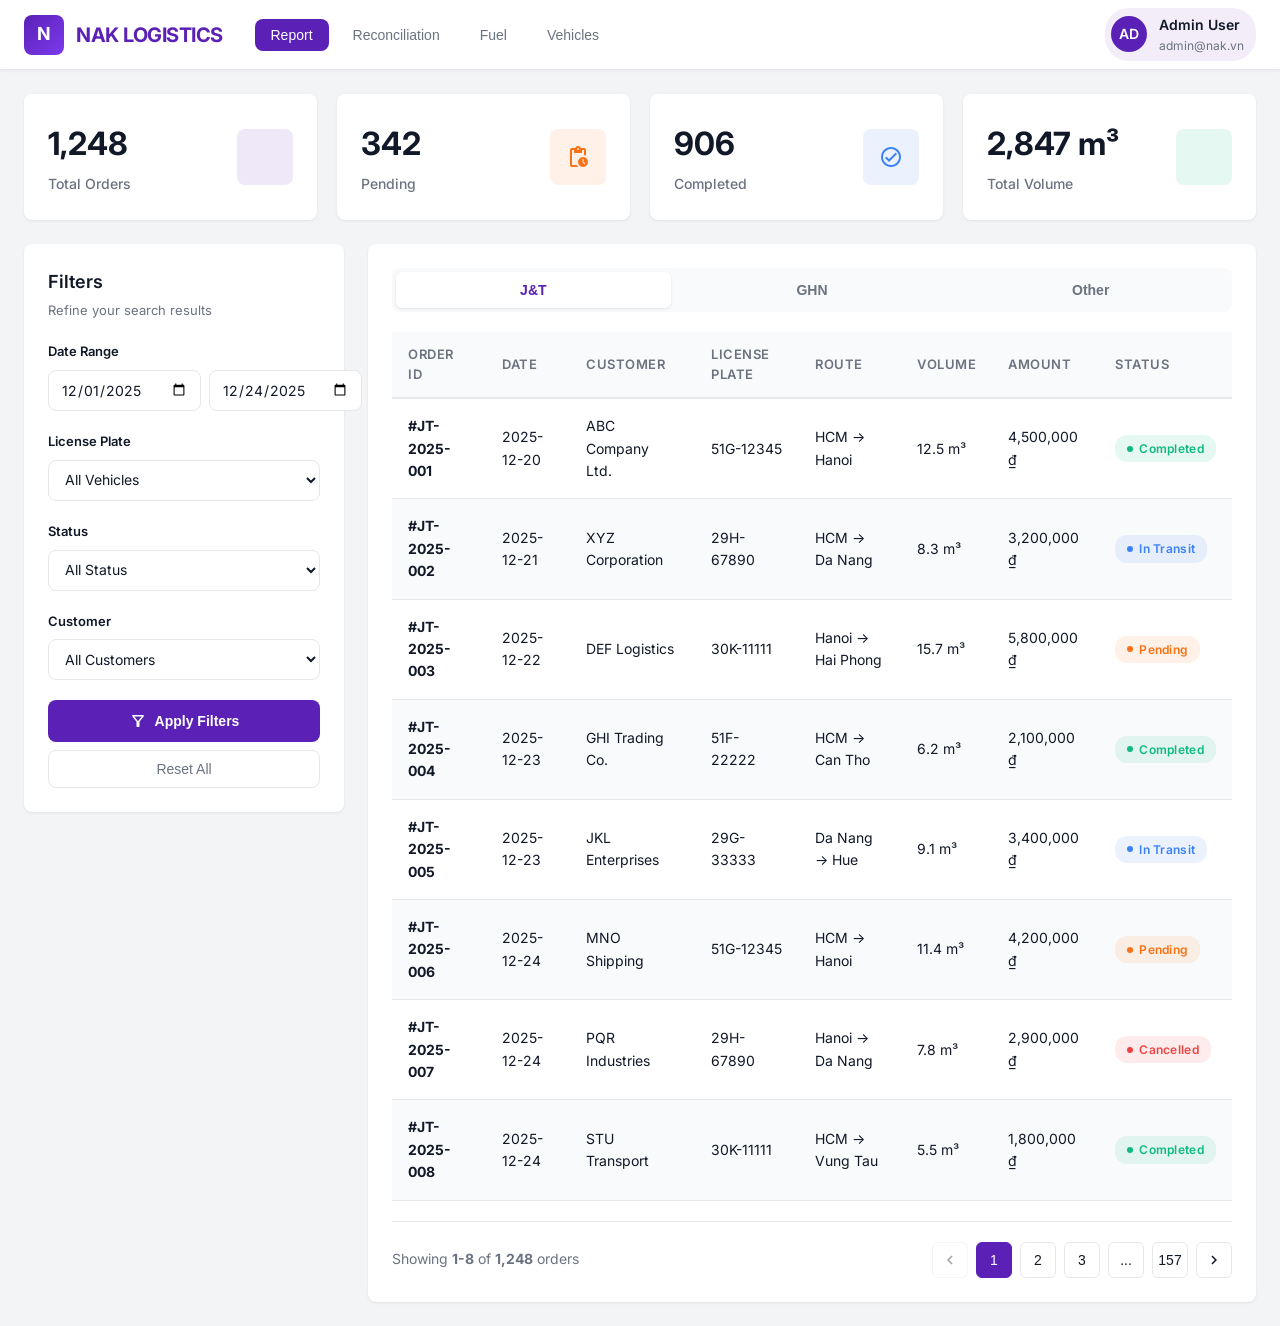
<file: Index.html>
<!DOCTYPE html>
<html lang="vi">
<head>
    <meta charset="UTF-8">
    <meta http-equiv="refresh" content="0; url=/standalone/index-enhanced.html">
    <meta name="viewport" content="width=device-width, initial-scale=1.0">
    <title>Redirecting to NAK Logistics Dashboard...</title>
    <style>
        body {
            font-family: -apple-system, BlinkMacSystemFont, 'Segoe UI', Roboto, Oxygen, Ubuntu, Cantarell, sans-serif;
            display: flex;
            align-items: center;
            justify-content: center;
            height: 100vh;
            margin: 0;
            background: linear-gradient(135deg, #5B21B6 0%, #7C3AED 100%);
            color: white;
        }
        .container {
            text-align: center;
        }
        .spinner {
            border: 4px solid rgba(255, 255, 255, 0.3);
            border-top: 4px solid white;
            border-radius: 50%;
            width: 40px;
            height: 40px;
            animation: spin 1s linear infinite;
            margin: 0 auto 20px;
        }
        @keyframes spin {
            0% { transform: rotate(0deg); }
            100% { transform: rotate(360deg); }
        }
    </style>
</head>
<body>
    <div class="container">
        <div class="spinner"></div>
        <h2>NAK LOGISTICS</h2>
        <p>Redirecting to dashboard...</p>
        <p><a href="/standalone/index-enhanced.html" style="color: white; text-decoration: underline;">Click here if not redirected automatically</a></p>
    </div>
    <script>
        // Fallback redirect
        setTimeout(() => {
            window.location.href = '/standalone/index-enhanced.html';
        }, 1000);
    </script>
</body>
</html>
</file>
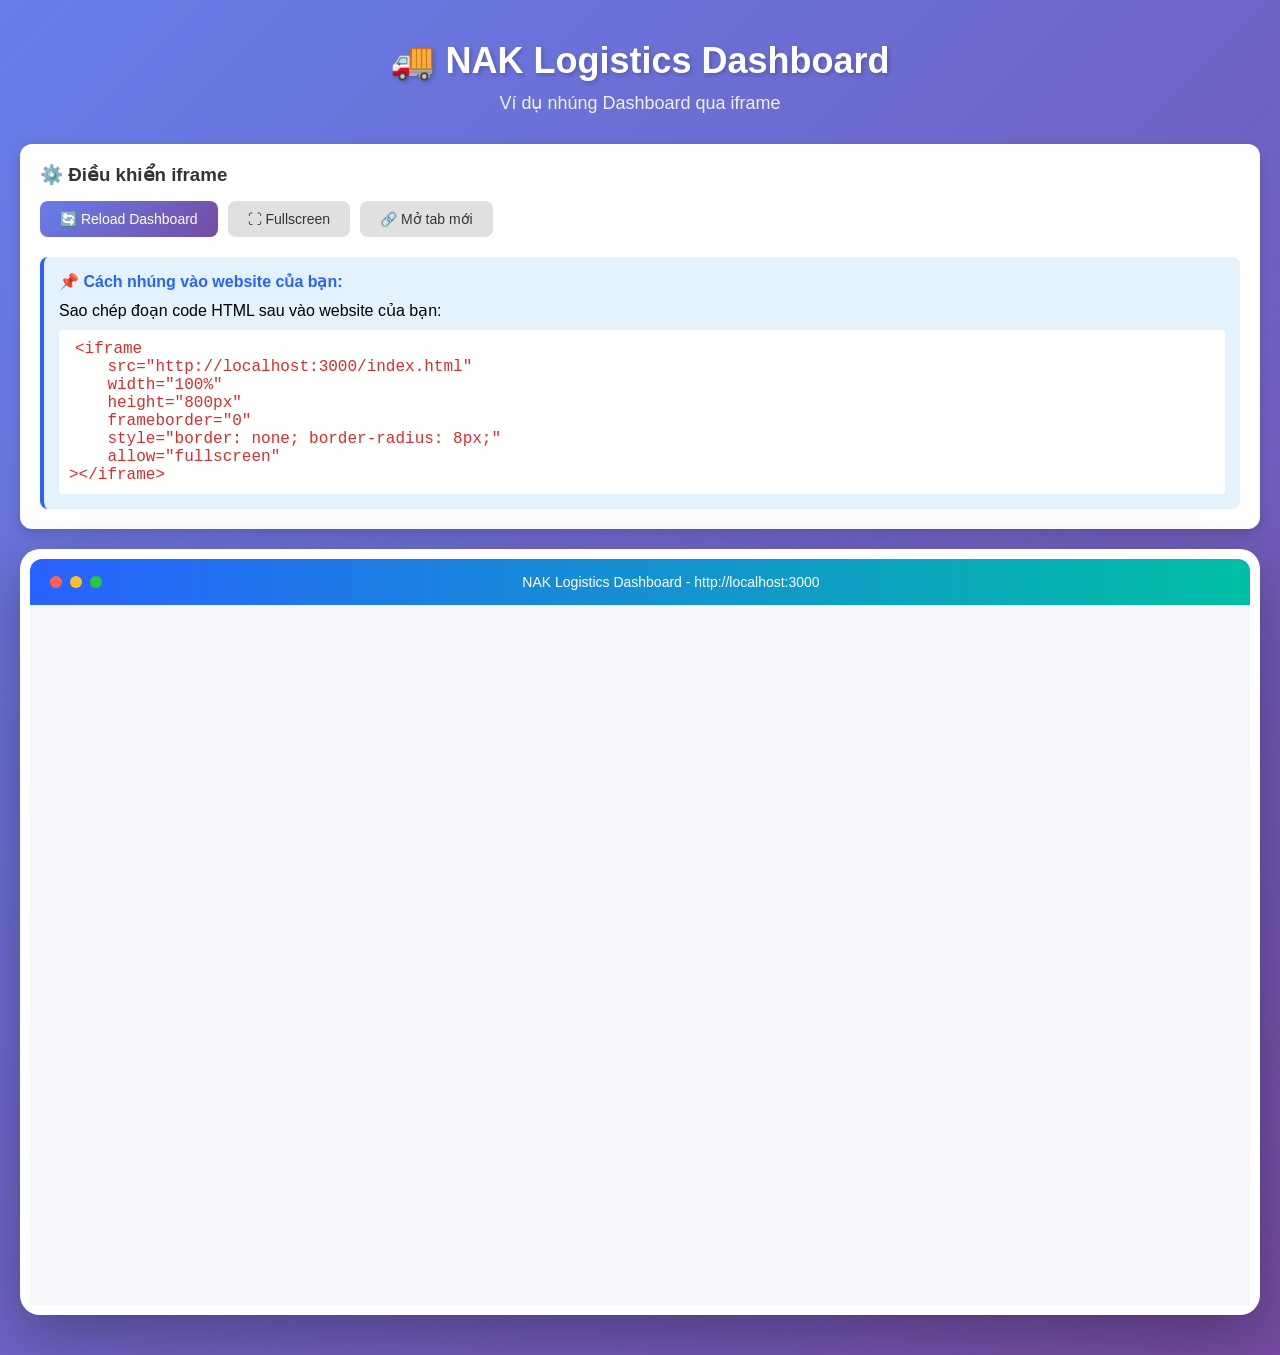
<file: standalone/embed-example.html>
<!DOCTYPE html>
<html lang="vi">
<head>
    <meta charset="UTF-8">
    <meta name="viewport" content="width=device-width, initial-scale=1.0">
    <title>NAK Logistics - Iframe Embedding Example</title>
    <style>
        * {
            margin: 0;
            padding: 0;
            box-sizing: border-box;
        }

        body {
            font-family: 'Segoe UI', Tahoma, Geneva, Verdana, sans-serif;
            background: linear-gradient(135deg, #667eea 0%, #764ba2 100%);
            padding: 40px 20px;
            min-height: 100vh;
        }

        .container {
            max-width: 1400px;
            margin: 0 auto;
        }

        .header {
            text-align: center;
            color: white;
            margin-bottom: 30px;
        }

        .header h1 {
            font-size: 36px;
            margin-bottom: 10px;
            text-shadow: 2px 2px 4px rgba(0,0,0,0.2);
        }

        .header p {
            font-size: 18px;
            opacity: 0.9;
        }

        .iframe-container {
            background: white;
            border-radius: 20px;
            box-shadow: 0 20px 60px rgba(0,0,0,0.3);
            padding: 10px;
            position: relative;
            overflow: hidden;
        }

        .iframe-header {
            background: linear-gradient(90deg, #2962ff, #00bfa5);
            padding: 15px 20px;
            border-radius: 12px 12px 0 0;
            display: flex;
            align-items: center;
            gap: 10px;
        }

        .iframe-dots {
            display: flex;
            gap: 8px;
        }

        .iframe-dot {
            width: 12px;
            height: 12px;
            border-radius: 50%;
            background: rgba(255,255,255,0.3);
        }

        .iframe-dot:nth-child(1) { background: #ff5f56; }
        .iframe-dot:nth-child(2) { background: #ffbd2e; }
        .iframe-dot:nth-child(3) { background: #27c93f; }

        .iframe-title {
            color: white;
            font-size: 14px;
            font-weight: 500;
            flex: 1;
            text-align: center;
        }

        .dashboard-iframe {
            width: 100%;
            height: calc(100vh - 200px);
            min-height: 600px;
            border: none;
            display: block;
            background: #f5f7fa;
        }

        .controls {
            background: white;
            border-radius: 12px;
            padding: 20px;
            margin-bottom: 20px;
            box-shadow: 0 4px 12px rgba(0,0,0,0.15);
        }

        .controls h3 {
            margin-bottom: 15px;
            color: #333;
        }

        .button-group {
            display: flex;
            gap: 10px;
            flex-wrap: wrap;
        }

        .btn {
            padding: 10px 20px;
            border: none;
            border-radius: 8px;
            font-size: 14px;
            font-weight: 500;
            cursor: pointer;
            transition: all 0.3s;
            display: inline-flex;
            align-items: center;
            gap: 8px;
        }

        .btn-primary {
            background: linear-gradient(135deg, #667eea 0%, #764ba2 100%);
            color: white;
        }

        .btn-primary:hover {
            transform: translateY(-2px);
            box-shadow: 0 4px 12px rgba(102, 126, 234, 0.4);
        }

        .btn-secondary {
            background: #e0e0e0;
            color: #333;
        }

        .btn-secondary:hover {
            background: #d0d0d0;
        }

        .info-box {
            background: #e3f2fd;
            border-left: 4px solid #2962ff;
            padding: 15px;
            border-radius: 8px;
            margin-top: 20px;
        }

        .info-box h4 {
            color: #2962ff;
            margin-bottom: 10px;
        }

        .info-box code {
            background: white;
            padding: 2px 6px;
            border-radius: 4px;
            font-family: 'Courier New', monospace;
            color: #d32f2f;
        }

        @media (max-width: 768px) {
            body {
                padding: 20px 10px;
            }

            .header h1 {
                font-size: 24px;
            }

            .header p {
                font-size: 14px;
            }

            .dashboard-iframe {
                height: calc(100vh - 300px);
            }
        }
    </style>
</head>
<body>
    <div class="container">
        <div class="header">
            <h1>🚚 NAK Logistics Dashboard</h1>
            <p>Ví dụ nhúng Dashboard qua iframe</p>
        </div>

        <div class="controls">
            <h3>⚙️ Điều khiển iframe</h3>
            <div class="button-group">
                <button class="btn btn-primary" onclick="reloadIframe()">
                    🔄 Reload Dashboard
                </button>
                <button class="btn btn-secondary" onclick="toggleFullscreen()">
                    ⛶ Fullscreen
                </button>
                <button class="btn btn-secondary" onclick="openNewTab()">
                    🔗 Mở tab mới
                </button>
            </div>

            <div class="info-box">
                <h4>📌 Cách nhúng vào website của bạn:</h4>
                <p>Sao chép đoạn code HTML sau vào website của bạn:</p>
                <pre style="background: white; padding: 10px; border-radius: 4px; margin-top: 10px; overflow-x: auto;"><code>&lt;iframe
    src="http://localhost:3000/index.html"
    width="100%"
    height="800px"
    frameborder="0"
    style="border: none; border-radius: 8px;"
    allow="fullscreen"
&gt;&lt;/iframe&gt;</code></pre>
            </div>
        </div>

        <div class="iframe-container">
            <div class="iframe-header">
                <div class="iframe-dots">
                    <div class="iframe-dot"></div>
                    <div class="iframe-dot"></div>
                    <div class="iframe-dot"></div>
                </div>
                <div class="iframe-title">NAK Logistics Dashboard - http://localhost:3000</div>
            </div>

            <iframe
                id="dashboardIframe"
                class="dashboard-iframe"
                src="http://localhost:3000/index.html"
                frameborder="0"
                allow="fullscreen"
                title="NAK Logistics Dashboard"
            ></iframe>
        </div>
    </div>

    <script>
        // Reload iframe
        function reloadIframe() {
            const iframe = document.getElementById('dashboardIframe');
            iframe.src = iframe.src;
        }

        // Toggle fullscreen
        function toggleFullscreen() {
            const iframe = document.getElementById('dashboardIframe');
            if (!document.fullscreenElement) {
                iframe.requestFullscreen().catch(err => {
                    alert(`Error attempting to enable fullscreen: ${err.message}`);
                });
            } else {
                document.exitFullscreen();
            }
        }

        // Open in new tab
        function openNewTab() {
            const iframe = document.getElementById('dashboardIframe');
            window.open(iframe.src, '_blank');
        }

        // Listen to messages from iframe (optional - for advanced interactions)
        window.addEventListener('message', function(event) {
            // Verify origin for security
            if (event.origin !== 'http://localhost:3000') return;

            console.log('Message from iframe:', event.data);

            // Handle messages from dashboard
            // Example: event.data.action === 'navigate'
        });

        // Send message to iframe (optional)
        function sendMessageToIframe(message) {
            const iframe = document.getElementById('dashboardIframe');
            iframe.contentWindow.postMessage(message, 'http://localhost:3000');
        }

        // Example: Send filter change to iframe
        // sendMessageToIframe({ action: 'setFilter', data: { type: 'month', date: '2024-01-01' } });
    </script>
</body>
</html>
</file>
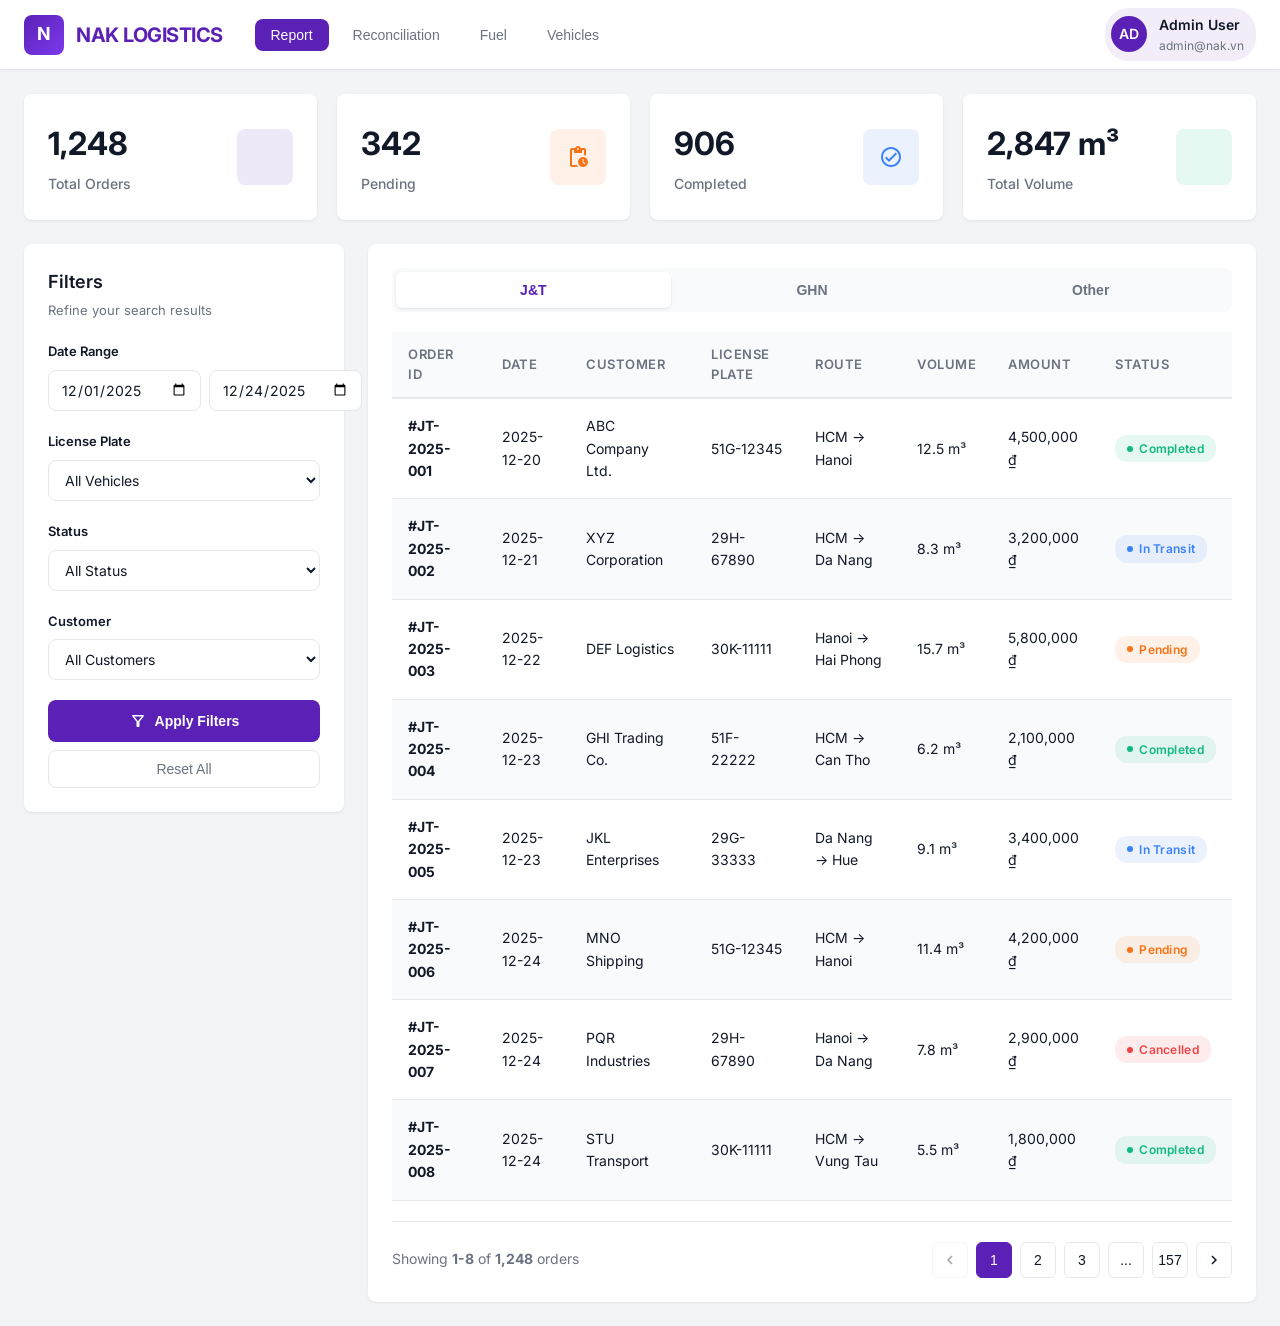
<file: standalone/index-enhanced.html>
<!DOCTYPE html>
<html lang="vi">
<head>
    <meta charset="UTF-8">
    <meta name="viewport" content="width=device-width, initial-scale=1.0">
    <title>NAK LOGISTICS - Professional Dashboard</title>

    <!-- External Resources -->
    <link href="https://fonts.googleapis.com/css2?family=Inter:wght@300;400;500;600;700&family=Roboto:wght@300;400;500;600;700&display=swap" rel="stylesheet">
    <link href="https://fonts.googleapis.com/icon?family=Material+Icons+Outlined" rel="stylesheet">

    <style>
        /* ============================================
           GLOBAL STYLES & RESET
           ============================================ */
        * {
            margin: 0;
            padding: 0;
            box-sizing: border-box;
        }

        :root {
            /* Deep Purple Branding */
            --primary-color: #5B21B6;
            --primary-light: #7C3AED;
            --primary-dark: #4C1D95;

            /* Accent Colors */
            --accent-orange: #F97316;
            --accent-blue: #3B82F6;

            /* Status Colors */
            --status-success: #10B981;
            --status-warning: #F59E0B;
            --status-danger: #EF4444;
            --status-info: #3B82F6;
            --status-pending: #8B5CF6;

            /* Neutral Colors */
            --bg-main: #F3F4F6;
            --bg-card: #FFFFFF;
            --text-primary: #111827;
            --text-secondary: #6B7280;
            --border-color: #E5E7EB;

            /* Layout */
            --header-height: 70px;
            --border-radius: 8px;
        }

        body {
            font-family: 'Inter', 'Roboto', -apple-system, BlinkMacSystemFont, sans-serif;
            background: var(--bg-main);
            color: var(--text-primary);
            line-height: 1.6;
            overflow-x: hidden;
        }

        /* ============================================
           TOP NAVIGATION BAR
           ============================================ */
        .top-nav {
            position: fixed;
            top: 0;
            left: 0;
            right: 0;
            height: var(--header-height);
            background: var(--bg-card);
            border-bottom: 1px solid var(--border-color);
            box-shadow: 0 1px 3px rgba(0, 0, 0, 0.05);
            display: flex;
            align-items: center;
            justify-content: space-between;
            padding: 0 24px;
            z-index: 100;
        }

        .nav-left {
            display: flex;
            align-items: center;
            gap: 32px;
        }

        .brand {
            display: flex;
            align-items: center;
            gap: 12px;
        }

        .brand-logo {
            width: 40px;
            height: 40px;
            background: linear-gradient(135deg, var(--primary-color), var(--primary-light));
            border-radius: var(--border-radius);
            display: flex;
            align-items: center;
            justify-content: center;
            color: white;
            font-weight: 700;
            font-size: 18px;
        }

        .brand-name {
            font-size: 20px;
            font-weight: 700;
            color: var(--primary-color);
            letter-spacing: -0.5px;
        }

        .nav-modules {
            display: flex;
            gap: 8px;
        }

        .nav-module {
            padding: 8px 16px;
            border-radius: var(--border-radius);
            font-size: 14px;
            font-weight: 500;
            color: var(--text-secondary);
            cursor: pointer;
            transition: all 0.2s;
            border: none;
            background: transparent;
        }

        .nav-module:hover {
            background: rgba(91, 33, 182, 0.08);
            color: var(--primary-color);
        }

        .nav-module.active {
            background: var(--primary-color);
            color: white;
        }

        .nav-right {
            display: flex;
            align-items: center;
            gap: 16px;
        }

        .user-profile {
            display: flex;
            align-items: center;
            gap: 12px;
            padding: 6px 12px 6px 6px;
            border-radius: 24px;
            background: rgba(91, 33, 182, 0.08);
            cursor: pointer;
            transition: all 0.2s;
        }

        .user-profile:hover {
            background: rgba(91, 33, 182, 0.12);
        }

        .user-avatar {
            width: 36px;
            height: 36px;
            border-radius: 50%;
            background: var(--primary-color);
            display: flex;
            align-items: center;
            justify-content: center;
            color: white;
            font-weight: 600;
            font-size: 14px;
        }

        .user-info h4 {
            font-size: 14px;
            font-weight: 600;
            color: var(--text-primary);
        }

        .user-info p {
            font-size: 12px;
            color: var(--text-secondary);
        }

        /* ============================================
           MAIN CONTAINER
           ============================================ */
        .main-container {
            margin-top: var(--header-height);
            padding: 24px;
        }

        /* ============================================
           KPI CARDS (4 Cards Header)
           ============================================ */
        .kpi-container {
            display: grid;
            grid-template-columns: repeat(auto-fit, minmax(260px, 1fr));
            gap: 20px;
            margin-bottom: 24px;
        }

        .kpi-card {
            background: var(--bg-card);
            border-radius: var(--border-radius);
            padding: 24px;
            box-shadow: 0 1px 3px rgba(0, 0, 0, 0.08);
            display: flex;
            align-items: center;
            justify-content: space-between;
            transition: all 0.2s;
        }

        .kpi-card:hover {
            box-shadow: 0 4px 6px rgba(0, 0, 0, 0.1);
            transform: translateY(-2px);
        }

        .kpi-info h3 {
            font-size: 32px;
            font-weight: 700;
            color: var(--text-primary);
            margin-bottom: 4px;
        }

        .kpi-info p {
            font-size: 14px;
            color: var(--text-secondary);
            font-weight: 500;
        }

        .kpi-icon {
            width: 56px;
            height: 56px;
            border-radius: var(--border-radius);
            display: flex;
            align-items: center;
            justify-content: center;
            font-size: 28px;
        }

        .kpi-icon.purple {
            background: rgba(91, 33, 182, 0.1);
            color: var(--primary-color);
        }

        .kpi-icon.orange {
            background: rgba(249, 115, 22, 0.1);
            color: var(--accent-orange);
        }

        .kpi-icon.blue {
            background: rgba(59, 130, 246, 0.1);
            color: var(--accent-blue);
        }

        .kpi-icon.green {
            background: rgba(16, 185, 129, 0.1);
            color: var(--status-success);
        }

        /* ============================================
           SPLIT VIEW LAYOUT
           ============================================ */
        .split-container {
            display: grid;
            grid-template-columns: 320px 1fr;
            gap: 24px;
            align-items: start;
        }

        /* ============================================
           LEFT SIDEBAR - FILTER PANEL
           ============================================ */
        .filter-panel {
            background: var(--bg-card);
            border-radius: var(--border-radius);
            padding: 24px;
            box-shadow: 0 1px 3px rgba(0, 0, 0, 0.08);
        }

        .filter-header {
            margin-bottom: 20px;
        }

        .filter-header h3 {
            font-size: 18px;
            font-weight: 600;
            color: var(--text-primary);
            margin-bottom: 4px;
        }

        .filter-header p {
            font-size: 13px;
            color: var(--text-secondary);
        }

        .filter-group {
            margin-bottom: 20px;
        }

        .filter-label {
            font-size: 13px;
            font-weight: 600;
            color: var(--text-primary);
            margin-bottom: 8px;
            display: block;
        }

        .date-picker,
        .filter-select {
            width: 100%;
            padding: 10px 12px;
            border: 1.5px solid var(--border-color);
            border-radius: var(--border-radius);
            font-size: 14px;
            font-family: inherit;
            color: var(--text-primary);
            transition: all 0.2s;
        }

        .date-picker:focus,
        .filter-select:focus {
            outline: none;
            border-color: var(--primary-color);
            box-shadow: 0 0 0 3px rgba(91, 33, 182, 0.1);
        }

        .filter-select {
            background: white;
            cursor: pointer;
        }

        .date-range {
            display: grid;
            grid-template-columns: 1fr 1fr;
            gap: 8px;
        }

        .btn-apply {
            width: 100%;
            padding: 12px;
            background: var(--primary-color);
            color: white;
            border: none;
            border-radius: var(--border-radius);
            font-size: 14px;
            font-weight: 600;
            cursor: pointer;
            transition: all 0.2s;
            display: flex;
            align-items: center;
            justify-content: center;
            gap: 8px;
        }

        .btn-apply:hover {
            background: var(--primary-dark);
            transform: translateY(-1px);
            box-shadow: 0 4px 8px rgba(91, 33, 182, 0.3);
        }

        .btn-reset {
            width: 100%;
            padding: 10px;
            background: transparent;
            color: var(--text-secondary);
            border: 1.5px solid var(--border-color);
            border-radius: var(--border-radius);
            font-size: 14px;
            font-weight: 500;
            cursor: pointer;
            transition: all 0.2s;
            margin-top: 8px;
        }

        .btn-reset:hover {
            border-color: var(--status-danger);
            color: var(--status-danger);
        }

        /* ============================================
           RIGHT AREA - DATA TABLE WITH TABS
           ============================================ */
        .data-panel {
            background: var(--bg-card);
            border-radius: var(--border-radius);
            padding: 24px;
            box-shadow: 0 1px 3px rgba(0, 0, 0, 0.08);
        }

        /* Modern Tab Control */
        .tab-control {
            display: flex;
            gap: 4px;
            background: #F9FAFB;
            padding: 4px;
            border-radius: var(--border-radius);
            margin-bottom: 20px;
        }

        .tab-btn {
            flex: 1;
            padding: 10px 16px;
            background: transparent;
            border: none;
            border-radius: 6px;
            font-size: 14px;
            font-weight: 600;
            color: var(--text-secondary);
            cursor: pointer;
            transition: all 0.2s;
        }

        .tab-btn.active {
            background: white;
            color: var(--primary-color);
            box-shadow: 0 1px 3px rgba(0, 0, 0, 0.1);
        }

        .tab-btn:hover:not(.active) {
            color: var(--text-primary);
        }

        /* Data Table */
        .data-table-wrapper {
            overflow-x: auto;
        }

        .data-table {
            width: 100%;
            border-collapse: collapse;
        }

        .data-table thead {
            background: #F9FAFB;
        }

        .data-table th {
            padding: 12px 16px;
            text-align: left;
            font-size: 13px;
            font-weight: 600;
            color: var(--text-secondary);
            text-transform: uppercase;
            letter-spacing: 0.5px;
            border-bottom: 2px solid var(--border-color);
        }

        .data-table td {
            padding: 16px;
            font-size: 14px;
            color: var(--text-primary);
            border-bottom: 1px solid var(--border-color);
        }

        /* Zebra Striping */
        .data-table tbody tr:nth-child(even) {
            background: #F9FAFB;
        }

        .data-table tbody tr:hover {
            background: rgba(91, 33, 182, 0.04);
        }

        /* Status Badges (Colored Pills) */
        .status-badge {
            display: inline-flex;
            align-items: center;
            gap: 6px;
            padding: 4px 12px;
            border-radius: 12px;
            font-size: 12px;
            font-weight: 600;
            letter-spacing: 0.3px;
        }

        .status-badge.completed {
            background: rgba(16, 185, 129, 0.1);
            color: var(--status-success);
        }

        .status-badge.pending {
            background: rgba(249, 115, 22, 0.1);
            color: var(--accent-orange);
        }

        .status-badge.in-transit {
            background: rgba(59, 130, 246, 0.1);
            color: var(--accent-blue);
        }

        .status-badge.cancelled {
            background: rgba(239, 68, 68, 0.1);
            color: var(--status-danger);
        }

        .status-dot {
            width: 6px;
            height: 6px;
            border-radius: 50%;
            background: currentColor;
        }

        /* Pagination */
        .pagination {
            display: flex;
            align-items: center;
            justify-content: space-between;
            margin-top: 20px;
            padding-top: 20px;
            border-top: 1px solid var(--border-color);
        }

        .pagination-info {
            font-size: 14px;
            color: var(--text-secondary);
        }

        .pagination-controls {
            display: flex;
            gap: 8px;
        }

        .page-btn {
            width: 36px;
            height: 36px;
            display: flex;
            align-items: center;
            justify-content: center;
            border: 1.5px solid var(--border-color);
            background: white;
            border-radius: 6px;
            font-size: 14px;
            font-weight: 500;
            color: var(--text-primary);
            cursor: pointer;
            transition: all 0.2s;
        }

        .page-btn:hover {
            border-color: var(--primary-color);
            color: var(--primary-color);
        }

        .page-btn.active {
            background: var(--primary-color);
            border-color: var(--primary-color);
            color: white;
        }

        .page-btn:disabled {
            opacity: 0.4;
            cursor: not-allowed;
        }

        /* ============================================
           RESPONSIVE DESIGN
           ============================================ */
        @media (max-width: 1024px) {
            .split-container {
                grid-template-columns: 1fr;
            }

            .nav-modules {
                display: none;
            }

            .kpi-container {
                grid-template-columns: repeat(2, 1fr);
            }
        }

        @media (max-width: 640px) {
            .main-container {
                padding: 16px;
            }

            .kpi-container {
                grid-template-columns: 1fr;
            }

            .nav-left {
                gap: 16px;
            }

            .brand-name {
                display: none;
            }

            .user-info {
                display: none;
            }

            .data-table {
                font-size: 13px;
            }

            .data-table th,
            .data-table td {
                padding: 10px;
            }
        }
    </style>
</head>
<body>
    <!-- ============================================
         TOP NAVIGATION BAR
         ============================================ -->
    <nav class="top-nav">
        <div class="nav-left">
            <div class="brand">
                <div class="brand-logo">N</div>
                <span class="brand-name">NAK LOGISTICS</span>
            </div>

            <div class="nav-modules">
                <button class="nav-module active">Report</button>
                <button class="nav-module">Reconciliation</button>
                <button class="nav-module">Fuel</button>
                <button class="nav-module">Vehicles</button>
            </div>
        </div>

        <div class="nav-right">
            <div class="user-profile">
                <div class="user-avatar">AD</div>
                <div class="user-info">
                    <h4>Admin User</h4>
                    <p>admin@nak.vn</p>
                </div>
            </div>
        </div>
    </nav>

    <!-- ============================================
         MAIN CONTAINER
         ============================================ -->
    <div class="main-container">
        <!-- KPI Cards -->
        <div class="kpi-container">
            <div class="kpi-card">
                <div class="kpi-info">
                    <h3>1,248</h3>
                    <p>Total Orders</p>
                </div>
                <div class="kpi-icon purple">
                    <i class="material-icons-outlined">inventory_2</i>
                </div>
            </div>

            <div class="kpi-card">
                <div class="kpi-info">
                    <h3>342</h3>
                    <p>Pending</p>
                </div>
                <div class="kpi-icon orange">
                    <i class="material-icons-outlined">pending_actions</i>
                </div>
            </div>

            <div class="kpi-card">
                <div class="kpi-info">
                    <h3>906</h3>
                    <p>Completed</p>
                </div>
                <div class="kpi-icon blue">
                    <i class="material-icons-outlined">check_circle</i>
                </div>
            </div>

            <div class="kpi-card">
                <div class="kpi-info">
                    <h3>2,847 m³</h3>
                    <p>Total Volume</p>
                </div>
                <div class="kpi-icon green">
                    <i class="material-icons-outlined">cube</i>
                </div>
            </div>
        </div>

        <!-- Split View: Filter + Data Table -->
        <div class="split-container">
            <!-- Left Sidebar: Filter Panel -->
            <div class="filter-panel">
                <div class="filter-header">
                    <h3>Filters</h3>
                    <p>Refine your search results</p>
                </div>

                <div class="filter-group">
                    <label class="filter-label">Date Range</label>
                    <div class="date-range">
                        <input type="date" class="date-picker" value="2025-12-01">
                        <input type="date" class="date-picker" value="2025-12-24">
                    </div>
                </div>

                <div class="filter-group">
                    <label class="filter-label">License Plate</label>
                    <select class="filter-select">
                        <option>All Vehicles</option>
                        <option>51G-12345</option>
                        <option>29H-67890</option>
                        <option>30K-11111</option>
                        <option>51F-22222</option>
                    </select>
                </div>

                <div class="filter-group">
                    <label class="filter-label">Status</label>
                    <select class="filter-select">
                        <option>All Status</option>
                        <option>Completed</option>
                        <option>Pending</option>
                        <option>In Transit</option>
                        <option>Cancelled</option>
                    </select>
                </div>

                <div class="filter-group">
                    <label class="filter-label">Customer</label>
                    <select class="filter-select">
                        <option>All Customers</option>
                        <option>ABC Company</option>
                        <option>XYZ Corp</option>
                        <option>DEF Logistics</option>
                    </select>
                </div>

                <button class="btn-apply">
                    <i class="material-icons-outlined" style="font-size: 18px;">filter_alt</i>
                    Apply Filters
                </button>

                <button class="btn-reset">Reset All</button>
            </div>

            <!-- Right Area: Data Table with Tabs -->
            <div class="data-panel">
                <!-- Modern Tab Control -->
                <div class="tab-control">
                    <button class="tab-btn active">J&T</button>
                    <button class="tab-btn">GHN</button>
                    <button class="tab-btn">Other</button>
                </div>

                <!-- Data Table -->
                <div class="data-table-wrapper">
                    <table class="data-table">
                        <thead>
                            <tr>
                                <th>Order ID</th>
                                <th>Date</th>
                                <th>Customer</th>
                                <th>License Plate</th>
                                <th>Route</th>
                                <th>Volume</th>
                                <th>Amount</th>
                                <th>Status</th>
                            </tr>
                        </thead>
                        <tbody>
                            <tr>
                                <td><strong>#JT-2025-001</strong></td>
                                <td>2025-12-20</td>
                                <td>ABC Company Ltd.</td>
                                <td>51G-12345</td>
                                <td>HCM → Hanoi</td>
                                <td>12.5 m³</td>
                                <td>4,500,000 ₫</td>
                                <td><span class="status-badge completed"><span class="status-dot"></span>Completed</span></td>
                            </tr>
                            <tr>
                                <td><strong>#JT-2025-002</strong></td>
                                <td>2025-12-21</td>
                                <td>XYZ Corporation</td>
                                <td>29H-67890</td>
                                <td>HCM → Da Nang</td>
                                <td>8.3 m³</td>
                                <td>3,200,000 ₫</td>
                                <td><span class="status-badge in-transit"><span class="status-dot"></span>In Transit</span></td>
                            </tr>
                            <tr>
                                <td><strong>#JT-2025-003</strong></td>
                                <td>2025-12-22</td>
                                <td>DEF Logistics</td>
                                <td>30K-11111</td>
                                <td>Hanoi → Hai Phong</td>
                                <td>15.7 m³</td>
                                <td>5,800,000 ₫</td>
                                <td><span class="status-badge pending"><span class="status-dot"></span>Pending</span></td>
                            </tr>
                            <tr>
                                <td><strong>#JT-2025-004</strong></td>
                                <td>2025-12-23</td>
                                <td>GHI Trading Co.</td>
                                <td>51F-22222</td>
                                <td>HCM → Can Tho</td>
                                <td>6.2 m³</td>
                                <td>2,100,000 ₫</td>
                                <td><span class="status-badge completed"><span class="status-dot"></span>Completed</span></td>
                            </tr>
                            <tr>
                                <td><strong>#JT-2025-005</strong></td>
                                <td>2025-12-23</td>
                                <td>JKL Enterprises</td>
                                <td>29G-33333</td>
                                <td>Da Nang → Hue</td>
                                <td>9.1 m³</td>
                                <td>3,400,000 ₫</td>
                                <td><span class="status-badge in-transit"><span class="status-dot"></span>In Transit</span></td>
                            </tr>
                            <tr>
                                <td><strong>#JT-2025-006</strong></td>
                                <td>2025-12-24</td>
                                <td>MNO Shipping</td>
                                <td>51G-12345</td>
                                <td>HCM → Hanoi</td>
                                <td>11.4 m³</td>
                                <td>4,200,000 ₫</td>
                                <td><span class="status-badge pending"><span class="status-dot"></span>Pending</span></td>
                            </tr>
                            <tr>
                                <td><strong>#JT-2025-007</strong></td>
                                <td>2025-12-24</td>
                                <td>PQR Industries</td>
                                <td>29H-67890</td>
                                <td>Hanoi → Da Nang</td>
                                <td>7.8 m³</td>
                                <td>2,900,000 ₫</td>
                                <td><span class="status-badge cancelled"><span class="status-dot"></span>Cancelled</span></td>
                            </tr>
                            <tr>
                                <td><strong>#JT-2025-008</strong></td>
                                <td>2025-12-24</td>
                                <td>STU Transport</td>
                                <td>30K-11111</td>
                                <td>HCM → Vung Tau</td>
                                <td>5.5 m³</td>
                                <td>1,800,000 ₫</td>
                                <td><span class="status-badge completed"><span class="status-dot"></span>Completed</span></td>
                            </tr>
                        </tbody>
                    </table>
                </div>

                <!-- Pagination -->
                <div class="pagination">
                    <div class="pagination-info">
                        Showing <strong>1-8</strong> of <strong>1,248</strong> orders
                    </div>
                    <div class="pagination-controls">
                        <button class="page-btn" disabled>
                            <i class="material-icons-outlined" style="font-size: 18px;">chevron_left</i>
                        </button>
                        <button class="page-btn active">1</button>
                        <button class="page-btn">2</button>
                        <button class="page-btn">3</button>
                        <button class="page-btn">...</button>
                        <button class="page-btn">157</button>
                        <button class="page-btn">
                            <i class="material-icons-outlined" style="font-size: 18px;">chevron_right</i>
                        </button>
                    </div>
                </div>
            </div>
        </div>
    </div>

    <script>
        // Tab switching functionality
        document.querySelectorAll('.tab-btn').forEach(btn => {
            btn.addEventListener('click', function() {
                document.querySelectorAll('.tab-btn').forEach(b => b.classList.remove('active'));
                this.classList.add('active');
                // Here you would load different data based on the selected tab
                console.log('Switched to:', this.textContent);
            });
        });

        // Module navigation
        document.querySelectorAll('.nav-module').forEach(btn => {
            btn.addEventListener('click', function() {
                document.querySelectorAll('.nav-module').forEach(b => b.classList.remove('active'));
                this.classList.add('active');
                console.log('Navigated to:', this.textContent);
            });
        });

        // Pagination
        document.querySelectorAll('.page-btn:not(:disabled)').forEach(btn => {
            btn.addEventListener('click', function() {
                if (!this.textContent.includes('chevron') && this.textContent !== '...') {
                    document.querySelectorAll('.page-btn').forEach(b => b.classList.remove('active'));
                    this.classList.add('active');
                    console.log('Page:', this.textContent);
                }
            });
        });

        // Apply Filters
        document.querySelector('.btn-apply').addEventListener('click', function() {
            console.log('Applying filters...');
            // Add your filter logic here
        });

        // Reset Filters
        document.querySelector('.btn-reset').addEventListener('click', function() {
            console.log('Resetting filters...');
            // Add your reset logic here
        });
    </script>
</body>
</html>
</file>
